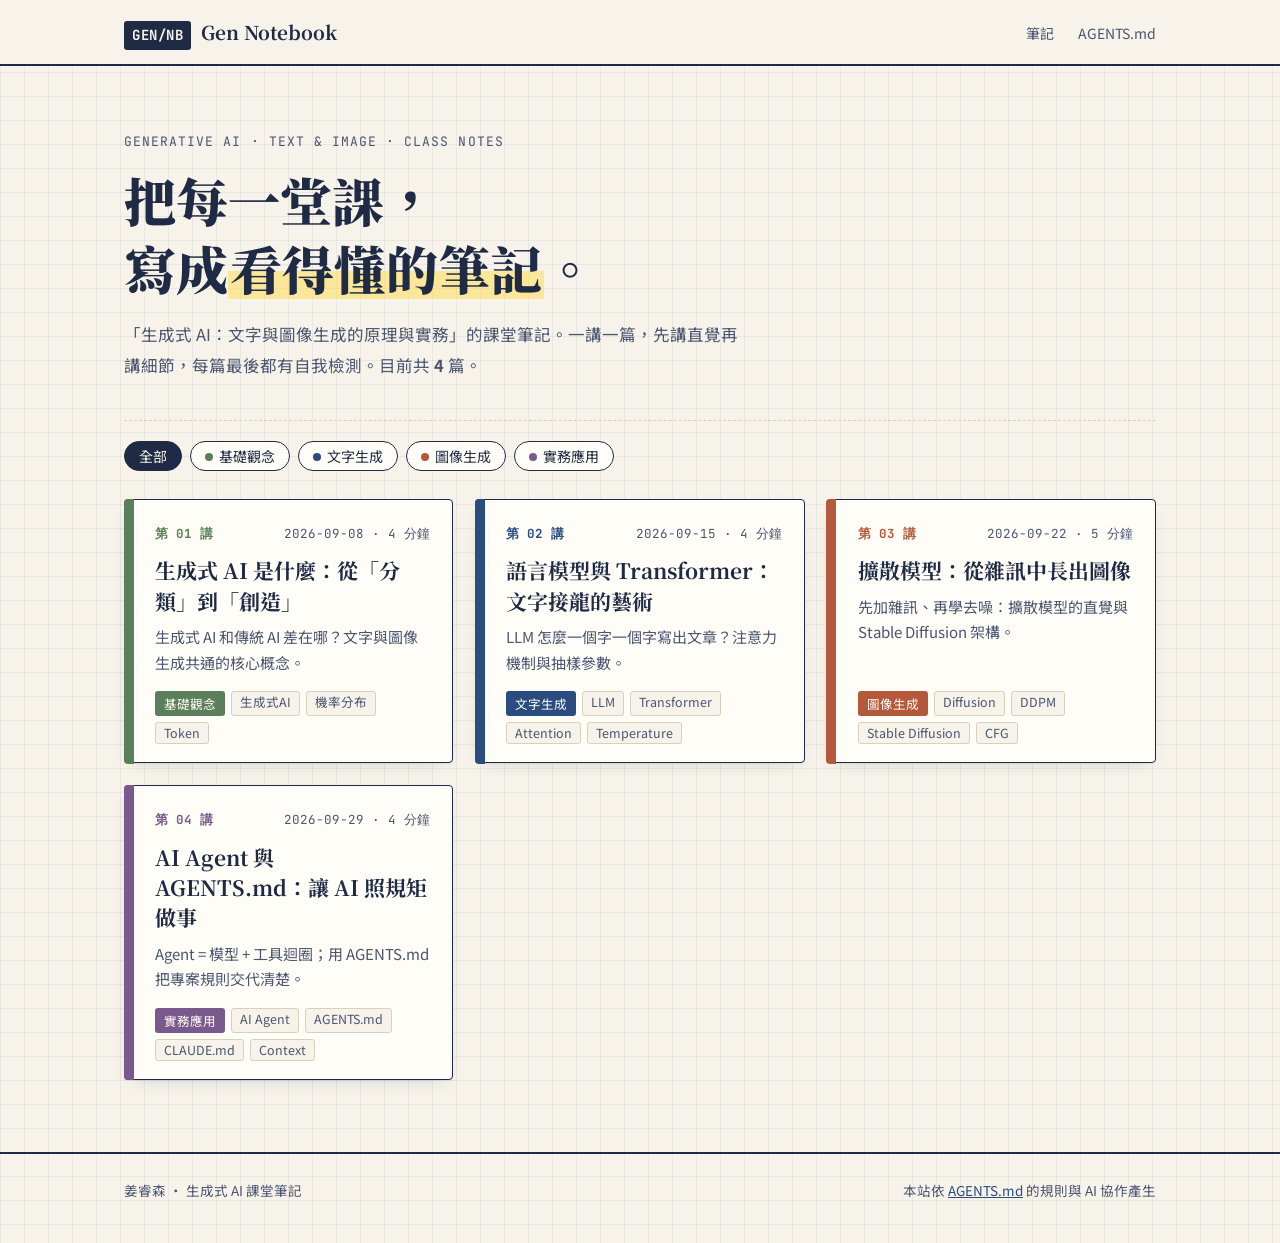
<file: index.html>
<!DOCTYPE html>
<html lang="zh-Hant-TW">
<head>
  <meta charset="UTF-8">
  <meta name="viewport" content="width=device-width, initial-scale=1">
  <title>Gen Notebook｜生成式 AI 課堂筆記</title>
  <meta name="description" content="「生成式 AI：文字與圖像生成的原理與實務」課堂筆記，一講一篇。">
  <link rel="preconnect" href="https://fonts.googleapis.com">
  <link rel="preconnect" href="https://fonts.gstatic.com" crossorigin>
  <link href="https://fonts.googleapis.com/css2?family=JetBrains+Mono:wght@400;700&family=Noto+Sans+TC:wght@400;700&family=Noto+Serif+TC:wght@700;900&display=swap" rel="stylesheet">
  <link rel="stylesheet" href="assets/css/style.css">
</head>
<body>
  <header class="site-header">
    <div class="wrap">
      <a class="brand" href="index.html"><span class="brand-mark">GEN/NB</span><span class="brand-name">Gen Notebook</span></a>
      <nav class="site-nav">
        <a href="#notes">筆記</a>
        <a href="https://github.com/shuhueii/genai-notebook/blob/main/AGENTS.md">AGENTS.md</a>
      </nav>
    </div>
  </header>

  <main class="wrap">
    <section class="hero">
      <div class="hero-kicker">GENERATIVE AI · TEXT &amp; IMAGE · CLASS NOTES</div>
      <h1>把每一堂課，<br>寫成<span class="hl">看得懂的筆記</span>。</h1>
      <p>「生成式 AI：文字與圖像生成的原理與實務」的課堂筆記。一講一篇，先講直覺再講細節，每篇最後都有自我檢測。目前共 <strong id="note-count">–</strong> 篇。</p>
    </section>

    <div class="filters" id="filters" role="toolbar" aria-label="分類篩選"></div>
    <section class="cards" id="notes"><div id="cards" style="display:contents"></div></section>
  </main>

  <footer class="site-footer">
    <div class="wrap">
      <span>姜睿森 · 生成式 AI 課堂筆記</span>
      <span>本站依 <a href="https://github.com/shuhueii/genai-notebook/blob/main/AGENTS.md">AGENTS.md</a> 的規則與 AI 協作產生</span>
    </div>
  </footer>

  <script src="assets/js/common.js"></script>
  <script src="assets/js/home.js"></script>
</body>
</html>
</file>
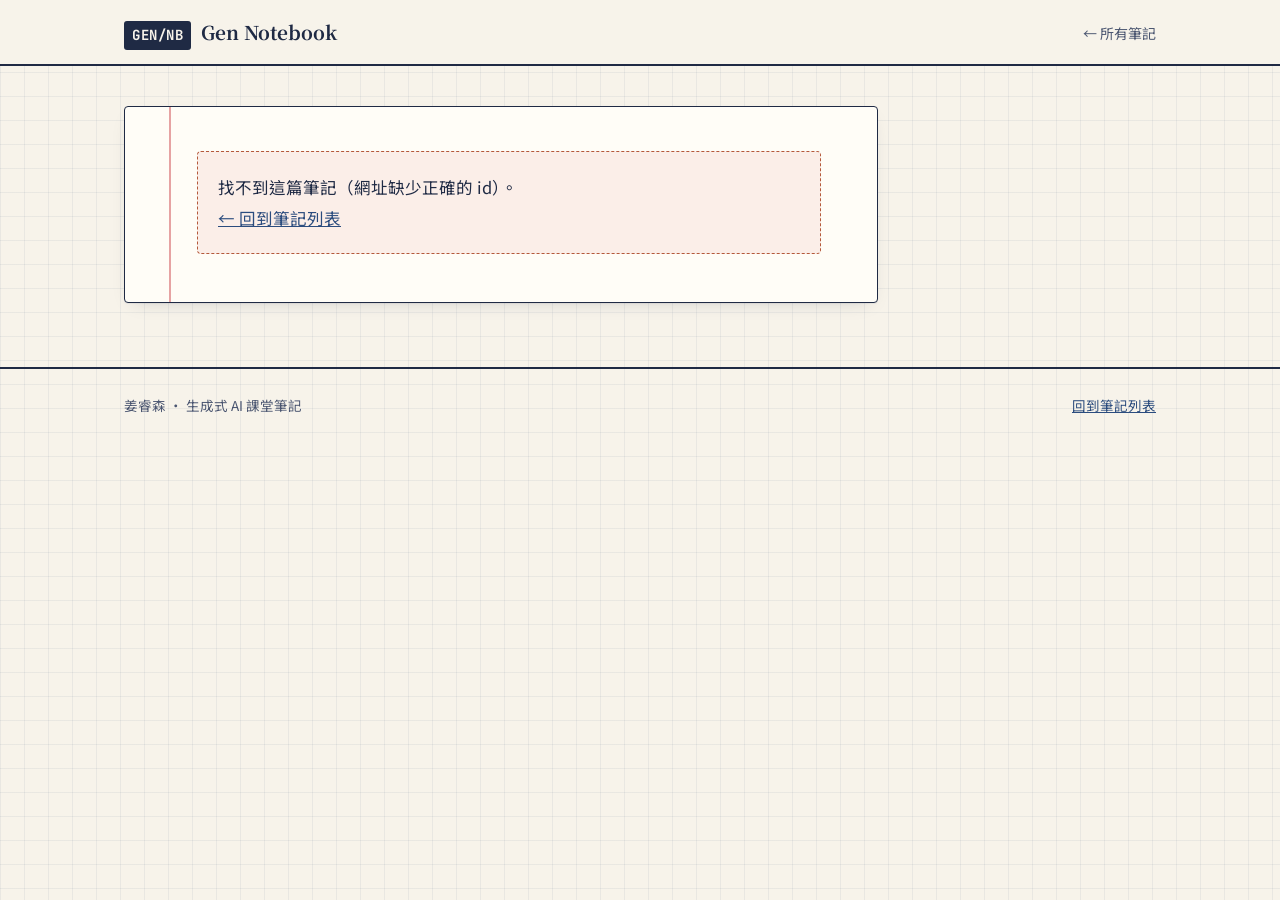
<file: note.html>
<!DOCTYPE html>
<html lang="zh-Hant-TW">
<head>
  <meta charset="UTF-8">
  <meta name="viewport" content="width=device-width, initial-scale=1">
  <title>筆記｜Gen Notebook</title>
  <link rel="preconnect" href="https://fonts.googleapis.com">
  <link rel="preconnect" href="https://fonts.gstatic.com" crossorigin>
  <link href="https://fonts.googleapis.com/css2?family=JetBrains+Mono:wght@400;700&family=Noto+Sans+TC:wght@400;700&family=Noto+Serif+TC:wght@700;900&display=swap" rel="stylesheet">
  <link rel="stylesheet" href="assets/css/style.css">
</head>
<body>
  <header class="site-header">
    <div class="wrap">
      <a class="brand" href="index.html"><span class="brand-mark">GEN/NB</span><span class="brand-name">Gen Notebook</span></a>
      <nav class="site-nav">
        <a href="index.html">← 所有筆記</a>
      </nav>
    </div>
  </header>

  <main class="wrap note-layout">
    <div class="sheet" id="sheet"><p>載入中…</p></div>
    <aside class="toc" id="toc">
      <div class="toc-title">CONTENTS</div>
      <ol id="toc-list"></ol>
    </aside>
  </main>

  <footer class="site-footer">
    <div class="wrap">
      <span>姜睿森 · 生成式 AI 課堂筆記</span>
      <a href="index.html">回到筆記列表</a>
    </div>
  </footer>

  <script src="assets/vendor/marked.umd.js"></script>
  <script src="assets/js/common.js"></script>
  <script src="assets/js/note.js"></script>
</body>
</html>
</file>
<file: assets/css/style.css>
/* Gen Notebook — 全站唯一樣式表
   規則：顏色只使用 :root 的變數（見 AGENTS.md 第 10 節） */

:root {
  /* 紙張與墨水 */
  --paper: #f7f3ea;
  --paper-deep: #efe8d8;
  --card: #fffdf7;
  --grid: rgba(43, 76, 126, 0.07);
  --ink: #1f2a44;
  --ink-soft: #4a5570;
  --ink-faint: #8a8fa0;
  --rule: #d9cfba;
  --margin-line: #e6a3a3;

  /* 強調 */
  --accent: #2b4c7e;
  --highlight: rgba(255, 221, 87, 0.55);

  /* 分類標籤色 */
  --cat-basics: #5b7f5a;
  --cat-text: #2b4c7e;
  --cat-image: #b4593b;
  --cat-practice: #7a5a8c;

  /* 提示框 */
  --co-key: #c98a12;
  --co-key-bg: #fff6dc;
  --co-note: #2b4c7e;
  --co-note-bg: #eef2f8;
  --co-tip: #5b7f5a;
  --co-tip-bg: #eef4ec;
  --co-warning: #b4593b;
  --co-warning-bg: #fbeee8;
  --co-example: #7a5a8c;
  --co-example-bg: #f3eef6;

  --code-bg: #f1ece0;
  --shadow: 0 1px 0 rgba(31, 42, 68, 0.06), 0 6px 18px -10px rgba(31, 42, 68, 0.25);

  --serif: 'Noto Serif TC', 'Songti TC', serif;
  --sans: 'Noto Sans TC', 'PingFang TC', 'Microsoft JhengHei', sans-serif;
  --mono: 'JetBrains Mono', ui-monospace, monospace;
}

* { box-sizing: border-box; }

html { scroll-behavior: smooth; }

body {
  margin: 0;
  color: var(--ink);
  font-family: var(--sans);
  font-size: 16.5px;
  line-height: 1.85;
  background-color: var(--paper);
  background-image:
    linear-gradient(var(--grid) 1px, transparent 1px),
    linear-gradient(90deg, var(--grid) 1px, transparent 1px);
  background-size: 24px 24px;
  -webkit-font-smoothing: antialiased;
}

a { color: var(--accent); }

.wrap { max-width: 1080px; margin: 0 auto; padding: 0 24px; }

/* ---------- 頁首 ---------- */
.site-header {
  border-bottom: 2px solid var(--ink);
  background: var(--paper);
}
.site-header .wrap {
  display: flex; align-items: center; justify-content: space-between;
  height: 64px;
}
.brand {
  display: flex; align-items: baseline; gap: 10px;
  text-decoration: none; color: var(--ink);
}
.brand-mark {
  font-family: var(--mono); font-weight: 700; font-size: 14px;
  background: var(--ink); color: var(--paper);
  padding: 2px 8px; border-radius: 3px; letter-spacing: 0.04em;
}
.brand-name { font-family: var(--serif); font-weight: 700; font-size: 19px; }
.site-nav a {
  font-size: 14px; color: var(--ink-soft); text-decoration: none; margin-left: 20px;
}
.site-nav a:hover { color: var(--ink); text-decoration: underline; }

/* ---------- 首頁 Hero ---------- */
.hero { padding: 64px 0 40px; }
.hero-kicker {
  font-family: var(--mono); font-size: 13px; color: var(--ink-soft);
  letter-spacing: 0.08em;
}
.hero h1 {
  font-family: var(--serif); font-weight: 900;
  font-size: clamp(32px, 5vw, 52px); line-height: 1.3;
  margin: 12px 0 18px;
}
.hl {
  background: linear-gradient(transparent 55%, var(--highlight) 55%, var(--highlight) 92%, transparent 92%);
  padding: 0 2px;
}
.hero p { max-width: 620px; color: var(--ink-soft); margin: 0; }

/* ---------- 篩選列 ---------- */
.filters {
  display: flex; flex-wrap: wrap; gap: 8px;
  padding: 20px 0; border-top: 1px dashed var(--rule);
}
.filter-btn {
  font-family: var(--sans); font-size: 14px;
  border: 1.5px solid var(--ink); background: var(--card); color: var(--ink);
  padding: 4px 14px; border-radius: 999px; cursor: pointer;
}
.filter-btn[aria-pressed="true"] { background: var(--ink); color: var(--paper); }
.filter-btn .dot {
  display: inline-block; width: 8px; height: 8px; border-radius: 50%;
  margin-right: 6px; vertical-align: 1px;
}

/* ---------- 筆記卡片 ---------- */
.cards {
  display: grid; gap: 22px;
  grid-template-columns: repeat(auto-fill, minmax(300px, 1fr));
  padding: 8px 0 72px;
}
.card {
  position: relative; display: flex; flex-direction: column;
  background: var(--card); color: var(--ink); text-decoration: none;
  border: 1.5px solid var(--ink); border-radius: 4px;
  padding: 22px 22px 18px 30px; box-shadow: var(--shadow);
  transition: transform .15s ease;
}
.card:hover { transform: translateY(-3px); }
.card::before { /* 索引標籤 */
  content: ''; position: absolute; left: -1.5px; top: -1.5px; bottom: -1.5px;
  width: 10px; background: var(--cat, var(--accent));
  border-radius: 4px 0 0 4px;
}
.card-meta {
  display: flex; justify-content: space-between; align-items: center;
  font-family: var(--mono); font-size: 12.5px; color: var(--ink-soft);
}
.card-lesson { font-weight: 700; color: var(--cat, var(--accent)); }
.card h2 {
  font-family: var(--serif); font-size: 21px; line-height: 1.45;
  margin: 10px 0 8px;
}
.card p { margin: 0 0 16px; color: var(--ink-soft); font-size: 15px; line-height: 1.7; }
.card-foot { margin-top: auto; display: flex; flex-wrap: wrap; gap: 6px; }

.tag {
  font-size: 12.5px; line-height: 1.6; color: var(--ink-soft);
  border: 1px solid var(--rule); background: var(--paper);
  padding: 0 8px; border-radius: 3px;
}
.cat-pill {
  font-size: 12.5px; color: var(--card); background: var(--cat, var(--accent));
  padding: 1px 9px; border-radius: 3px;
}

.empty { color: var(--ink-faint); padding: 40px 0; }

/* ---------- 頁尾 ---------- */
.site-footer {
  border-top: 2px solid var(--ink); padding: 24px 0 40px;
  font-size: 13.5px; color: var(--ink-soft);
}
.site-footer .wrap { display: flex; justify-content: space-between; flex-wrap: wrap; gap: 8px; }

/* ---------- 筆記頁 ---------- */
.note-layout {
  display: grid; grid-template-columns: minmax(0, 1fr) 230px; gap: 48px;
  padding-top: 40px; padding-bottom: 64px;
}
.sheet {
  min-width: 0;
  position: relative; background: var(--card);
  border: 1.5px solid var(--ink); border-radius: 4px; box-shadow: var(--shadow);
  padding: 44px 56px 48px 72px;
}
.sheet::before { /* 筆記本紅色邊線 */
  content: ''; position: absolute; top: 0; bottom: 0; left: 44px;
  width: 1.5px; background: var(--margin-line);
}
.note-head { border-bottom: 1px dashed var(--rule); padding-bottom: 22px; margin-bottom: 8px; }
.note-head .crumbs { font-size: 13.5px; color: var(--ink-soft); }
.note-head .crumbs a { color: var(--ink-soft); }
.note-head h1 {
  font-family: var(--serif); font-weight: 900;
  font-size: clamp(26px, 3.6vw, 36px); line-height: 1.4; margin: 14px 0 14px;
}
.note-meta {
  display: flex; flex-wrap: wrap; gap: 8px 14px; align-items: center;
  font-family: var(--mono); font-size: 13px; color: var(--ink-soft);
}

/* 筆記內文排版 */
.prose h2 {
  font-family: var(--serif); font-size: 24px; line-height: 1.5;
  margin: 44px 0 14px; scroll-margin-top: 20px;
}
.prose h2::before {
  content: '§ '; color: var(--cat, var(--accent)); font-weight: 700;
}
.prose h3 { font-size: 18.5px; margin: 28px 0 8px; }
.prose p { margin: 0 0 16px; }
.prose ul, .prose ol { padding-left: 1.4em; margin: 0 0 16px; }
.prose li { margin: 4px 0; }
.prose strong { background: linear-gradient(transparent 60%, var(--highlight) 60%); }
.prose code {
  font-family: var(--mono); font-size: 0.88em;
  background: var(--code-bg); padding: 1px 6px; border-radius: 3px;
}
.prose pre {
  background: var(--code-bg); border: 1px solid var(--rule); border-radius: 4px;
  padding: 16px 18px; overflow-x: auto; line-height: 1.6; margin: 0 0 18px;
}
.prose pre code { background: none; padding: 0; font-size: 14px; }
.prose table {
  width: 100%; border-collapse: collapse; margin: 6px 0 20px; font-size: 15px;
  display: block; overflow-x: auto;
}
.prose th, .prose td {
  border: 1px solid var(--rule); padding: 8px 12px; text-align: left; vertical-align: top;
}
.prose th { background: var(--paper-deep); font-weight: 700; white-space: nowrap; }
.prose img { max-width: 100%; border: 1px solid var(--rule); border-radius: 4px; }
.prose blockquote {
  margin: 0 0 16px; padding: 4px 18px; border-left: 3px solid var(--rule); color: var(--ink-soft);
}

/* 提示框 */
.callout {
  --c: var(--co-note); --bg: var(--co-note-bg);
  margin: 0 0 18px; padding: 12px 18px 12px 16px;
  border-left: 4px solid var(--c); background: var(--bg); border-radius: 0 4px 4px 0;
}
.callout > :last-child { margin-bottom: 0; }
.callout-title {
  display: block; font-weight: 700; font-size: 13.5px; color: var(--c);
  letter-spacing: 0.04em; margin-bottom: 2px;
}
.callout-key { --c: var(--co-key); --bg: var(--co-key-bg); border: 1.5px solid var(--c); border-left-width: 6px; font-size: 17px; }
.callout-tip { --c: var(--co-tip); --bg: var(--co-tip-bg); }
.callout-warning { --c: var(--co-warning); --bg: var(--co-warning-bg); }
.callout-example { --c: var(--co-example); --bg: var(--co-example-bg); }

/* 自我檢測 */
.prose details {
  border: 1.5px solid var(--ink); border-radius: 4px; background: var(--card);
  margin: 0 0 12px; padding: 0 16px;
}
.prose summary {
  cursor: pointer; font-weight: 700; padding: 10px 0; list-style: none;
}
.prose summary::-webkit-details-marker { display: none; }
.prose summary::after { content: '翻開答案 ▾'; float: right; font-weight: 400; font-size: 13px; color: var(--ink-faint); }
.prose details[open] summary::after { content: '收起 ▴'; }
.prose details[open] { background: var(--paper); }
.prose details[open] summary { border-bottom: 1px dashed var(--rule); margin-bottom: 10px; }

/* 側邊目錄 */
.toc { position: sticky; top: 24px; align-self: start; font-size: 14px; }
.toc-title {
  font-family: var(--mono); font-size: 12.5px; letter-spacing: 0.1em;
  color: var(--ink-soft); margin-bottom: 10px;
}
.toc ol { list-style: none; margin: 0; padding: 0; border-left: 2px solid var(--rule); }
.toc li a {
  display: block; padding: 5px 0 5px 14px; margin-left: -2px;
  color: var(--ink-soft); text-decoration: none; border-left: 2px solid transparent; line-height: 1.5;
}
.toc li a:hover { color: var(--ink); }
.toc li a.active { color: var(--ink); border-left-color: var(--cat, var(--accent)); font-weight: 700; }

/* 上一篇 / 下一篇 */
.pager { display: grid; grid-template-columns: 1fr 1fr; gap: 16px; margin-top: 40px; }
.pager a {
  display: block; border: 1.5px solid var(--ink); border-radius: 4px; padding: 12px 16px;
  text-decoration: none; color: var(--ink); background: var(--card);
}
.pager a:hover { background: var(--paper); }
.pager small { display: block; color: var(--ink-faint); font-family: var(--mono); font-size: 12px; }
.pager .next { text-align: right; grid-column: 2; }

.error-box {
  border: 1.5px dashed var(--co-warning); background: var(--co-warning-bg);
  padding: 20px; border-radius: 4px;
}

/* ---------- 手機版 ---------- */
@media (max-width: 720px) {
  .wrap { padding: 0 16px; }
  .site-nav a:not(:last-child) { display: none; }
  .hero { padding: 40px 0 24px; }
  .note-layout { grid-template-columns: minmax(0, 1fr); gap: 0; padding-top: 20px; }
  .toc { display: none; }
  .sheet { padding: 28px 20px 32px 32px; }
  .sheet::before { left: 18px; }
  .cards { grid-template-columns: 1fr; }
}
</file>
